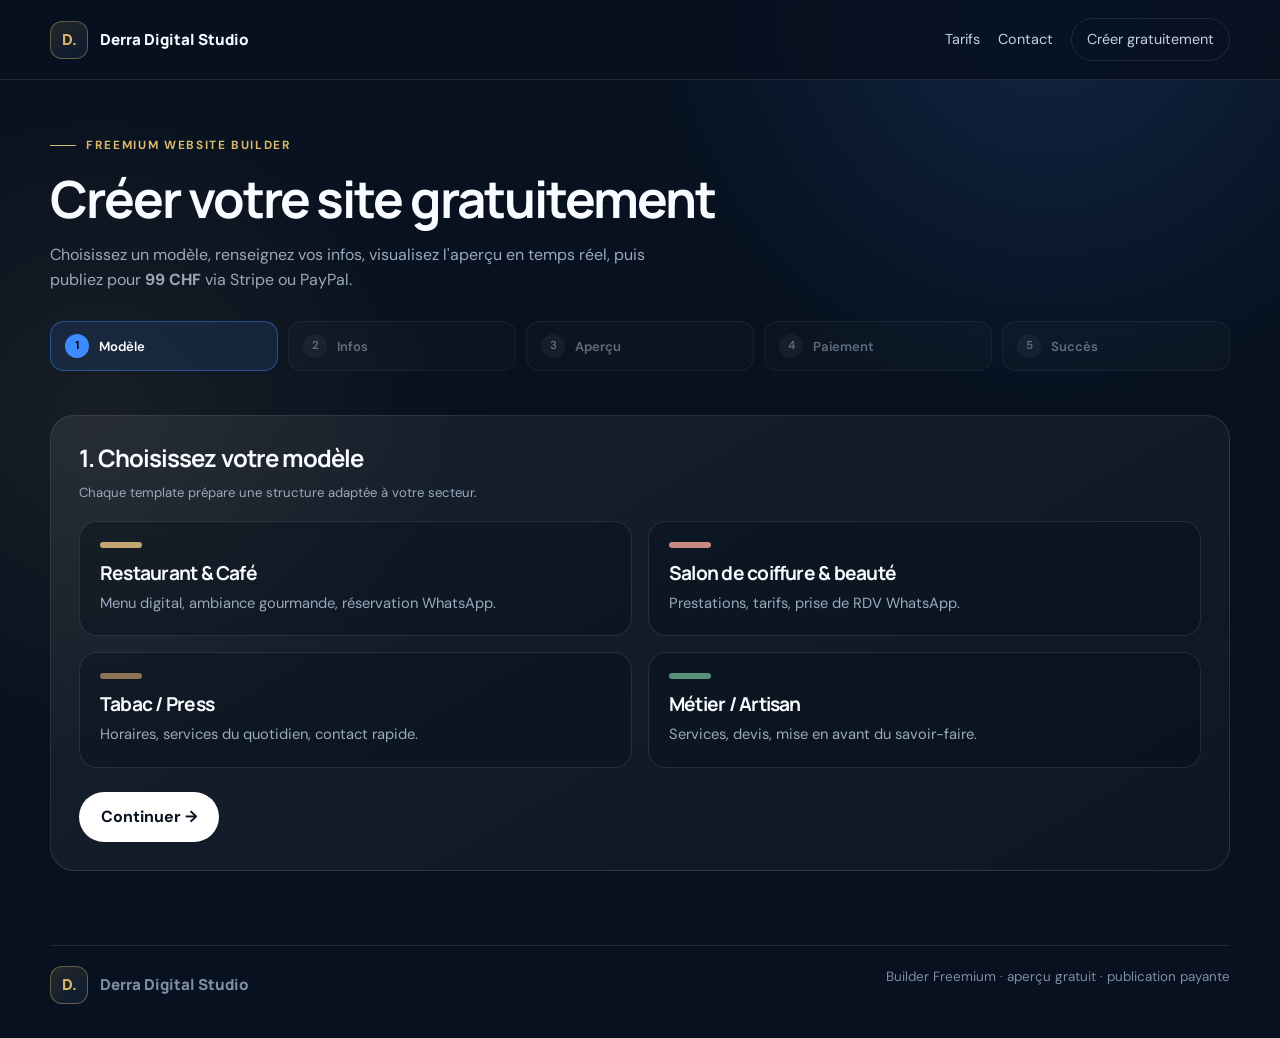
<file: builder.html>
<!DOCTYPE html>
<html lang="fr">
<head>
  <meta charset="UTF-8">
  <meta name="viewport" content="width=device-width, initial-scale=1.0">
  <meta name="description" content="Créez gratuitement l'aperçu de votre site avec Derra Digital Studio, puis publiez-le après paiement.">
  <meta name="theme-color" content="#07111f">
  <title>Créer votre site gratuitement — Derra Digital Studio</title>
  <link rel="preconnect" href="https://fonts.googleapis.com">
  <link rel="preconnect" href="https://fonts.gstatic.com" crossorigin>
  <link href="https://fonts.googleapis.com/css2?family=DM+Sans:wght@400;500;600;700&family=Manrope:wght@600;700;800&display=swap" rel="stylesheet">
  <link rel="stylesheet" href="css/builder.css">
</head>
<body>
  <header class="site-header">
    <nav class="container nav" aria-label="Navigation builder">
      <a class="brand" href="index.html">
        <span class="brand-mark">D.</span>
        <span>Derra Digital Studio</span>
      </a>
      <div class="nav-links">
        <a href="index.html#tarifs">Tarifs</a>
        <a href="index.html#contact">Contact</a>
        <a class="nav-cta" href="#/template">Créer gratuitement</a>
      </div>
    </nav>
  </header>

  <main class="container">
    <section class="builder-hero">
      <span class="eyebrow">Freemium Website Builder</span>
      <h1>Créer votre site gratuitement</h1>
      <p>Choisissez un modèle, renseignez vos infos, visualisez l'aperçu en temps réel, puis publiez pour <strong>99 CHF</strong> via Stripe ou PayPal.</p>
      <div class="steps" id="builder-steps" aria-label="Étapes du parcours"></div>
    </section>

    <!-- STEP 1: Template -->
    <section class="view panel" data-view="template">
      <h2>1. Choisissez votre modèle</h2>
      <p class="hint" style="margin:10px 0 18px">Chaque template prépare une structure adaptée à votre secteur.</p>
      <div class="template-grid" id="template-grid"></div>
      <div class="btn-row">
        <button class="btn btn-primary" type="button" data-action="goto-details">Continuer →</button>
      </div>
    </section>

    <!-- STEP 2: Details -->
    <section class="view" data-view="details">
      <div class="workspace">
        <div class="panel">
          <h2>2. Informations de votre commerce</h2>
          <p class="hint" style="margin:10px 0 18px">Les champs alimentent l'aperçu en direct à droite.</p>

          <form id="details-form" class="form-grid">
            <div class="field">
              <label for="businessName">Nom du commerce</label>
              <input id="businessName" name="businessName" type="text" placeholder="Ex. : Café du Quai" required>
            </div>
            <div class="field">
              <label for="tagline">Accroche / tagline</label>
              <input id="tagline" name="tagline" type="text" placeholder="Ex. : Cuisine maison & terrasse">
            </div>

            <div class="field">
              <label for="logo-input">Logo</label>
              <input id="logo-input" type="file" accept="image/*">
            </div>
            <div class="field">
              <label for="banner-input">Bannière</label>
              <input id="banner-input" type="file" accept="image/*">
            </div>

            <div class="field">
              <label for="phone">Téléphone</label>
              <input id="phone" name="phone" type="tel" placeholder="+41 …">
            </div>
            <div class="field">
              <label for="whatsapp">WhatsApp</label>
              <input id="whatsapp" name="whatsapp" type="tel" placeholder="+41 76 …">
            </div>
            <div class="field full">
              <label for="address">Adresse</label>
              <input id="address" name="address" type="text" placeholder="Rue, NPA, ville">
            </div>
            <div class="field full">
              <label for="hours">Horaires d'ouverture</label>
              <textarea id="hours" name="hours" placeholder="Lun–Sam 9h–18h30"></textarea>
            </div>

            <div class="field full">
              <label>Thème de couleurs</label>
              <div class="theme-grid" id="theme-grid"></div>
            </div>

            <div class="field full">
              <label>Services / produits (prix + images)</label>
              <div class="services-list" id="services-list"></div>
              <div class="btn-row" style="margin-top:12px">
                <button class="btn btn-secondary" type="button" data-action="add-service">+ Ajouter un service</button>
              </div>
            </div>
          </form>

          <p class="error" id="form-error" role="alert"></p>
          <div class="btn-row">
            <button class="btn btn-secondary" type="button" data-action="goto-template">← Retour</button>
            <button class="btn btn-primary" type="button" data-action="goto-preview">Voir l'aperçu →</button>
          </div>
        </div>

        <aside class="preview-shell compact" data-preview-mount data-preview-mode="compact" aria-label="Aperçu en direct"></aside>
      </div>
    </section>

    <!-- STEP 3: Preview -->
    <section class="view" data-view="preview">
      <div class="panel" style="margin-bottom:16px">
        <h2>3. Aperçu gratuit en temps réel</h2>
        <p class="hint" style="margin:10px 0 0">Voici exactement à quoi ressemblera votre site publié. Naviguez dans l'aperçu, puis publiez quand vous êtes prêt.</p>
      </div>

      <div class="preview-shell full-page" data-preview-mount data-preview-mode="full" aria-label="Aperçu complet du site"></div>

      <div class="preview-cta-bar" id="preview-cta-bar">
        <strong>Votre site vous plaît ?</strong>
        <div class="preview-cta-actions">
          <button class="btn btn-secondary" type="button" data-action="back-details">Retour pour modifier</button>
          <button class="btn btn-gold" type="button" data-action="goto-checkout">Publier mon site maintenant — 99 CHF</button>
        </div>
      </div>

      <div class="btn-row" style="margin-top:18px">
        <button class="btn btn-secondary" type="button" data-action="back-details">← Retour</button>
        <button class="btn btn-primary" type="button" data-action="goto-checkout">Continuer vers le paiement →</button>
      </div>
    </section>

    <!-- STEP 4: Checkout -->
    <section class="view" data-view="checkout">
      <div class="checkout-grid">
        <div class="panel">
          <h2>4. Publier mon site web maintenant — 99 CHF</h2>
          <p class="hint" style="margin:10px 0 18px">Vos informations et l'aperçu sont sauvegardés localement. Le paiement s'effectue de façon sécurisée via Stripe.</p>

          <div class="pay-options" id="pay-options">
            <div class="pay-card" style="flex-direction:column;align-items:stretch;gap:14px">
              <div>
                <strong>Stripe</strong>
                <p>Carte bancaire sécurisée · publication Freemium</p>
              </div>
              <button class="btn btn-gold" type="button" data-pay="stripe" id="stripe-checkout-btn">Publier mon site maintenant — 99 CHF</button>
              <p class="checkout-reassure" role="note">Paiement 100% sécurisé via Stripe. Total : 99 CHF (site uniquement). Inclus : hébergement &amp; nom de domaine pour 12 mois.</p>
            </div>
          </div>

          <div class="btn-row">
            <button class="btn btn-secondary" type="button" data-action="back-preview">← Retour</button>
            <button class="btn btn-secondary" type="button" data-action="confirm-paid">J'ai déjà payé →</button>
          </div>
        </div>

        <div>
          <div class="summary-box" id="checkout-summary"></div>
          <div class="preview-shell compact" data-preview-mount data-preview-mode="compact" style="margin-top:16px;position:relative;top:0"></div>
        </div>
      </div>
    </section>

    <!-- STEP 5: Success -->
    <section class="view" data-view="success">
      <div class="success-card">
        <div class="badge-ok">Commande confirmée</div>
        <h2>Merci ! Votre publication est en cours</h2>
        <div id="success-meta"></div>
        <ol>
          <li>Votre brouillon et votre aperçu sont sauvegardés et verrouillés.</li>
          <li>Nous préparons la mise en ligne de votre site.</li>
          <li>Connexion de votre nom de domaine sous <strong>24 à 48 h</strong> après réception de vos accès / préférences DNS.</li>
          <li>Hébergement &amp; nom de domaine inclus pendant 12 mois (renouvellement 99 CHF / an).</li>
        </ol>
        <div class="btn-row" style="justify-content:center">
          <a class="btn btn-primary" href="https://wa.me/41765761672?text=Bonjour%20Derra%20Digital%20Studio%2C%20j%27ai%20pay%C3%A9%20la%20publication%20Freemium%20et%20je%20souhaite%20connecter%20mon%20domaine%20sous%2024-48h." target="_blank" rel="noopener noreferrer">Parler du domaine sur WhatsApp</a>
          <button class="btn btn-secondary" type="button" data-action="reset-builder">Créer un nouveau brouillon</button>
        </div>
      </div>
    </section>
  </main>

  <div class="overlay" id="payment-overlay" aria-live="polite" aria-busy="true">
    <div class="modal">
      <div class="spinner" aria-hidden="true"></div>
      <h3>Traitement du paiement</h3>
      <p id="payment-overlay-text" style="color:#9aa9bc;margin:10px 0 0">Veuillez patienter…</p>
    </div>
  </div>

  <footer>
    <div class="container footer-inner">
      <a class="brand" href="index.html"><span class="brand-mark">D.</span><span>Derra Digital Studio</span></a>
      <span>Builder Freemium · aperçu gratuit · publication payante</span>
    </div>
  </footer>

  <script src="js/builder-state.js"></script>
  <script src="js/builder-app.js"></script>
</body>
</html>
</file>
<file: css/builder.css>
:root {
  --ink: #07111f;
  --ink-soft: #0d1b2d;
  --blue: #3d8bfd;
  --blue-light: #78b4ff;
  --gold: #d9b86c;
  --white: #f8fbff;
  --muted: #9aa9bc;
  --line: rgba(255, 255, 255, .1);
  --card: rgba(255, 255, 255, .055);
  --radius: 24px;
  --shadow: 0 24px 80px rgba(0, 0, 0, .3);
}

* { box-sizing: border-box; }
html { scroll-behavior: smooth; }
body {
  margin: 0;
  min-height: 100vh;
  color: var(--white);
  background:
    radial-gradient(circle at 82% 0%, rgba(61, 139, 253, .16), transparent 26rem),
    radial-gradient(circle at 8% 40%, rgba(217, 184, 108, .08), transparent 22rem),
    var(--ink);
  font-family: "DM Sans", sans-serif;
  line-height: 1.6;
}

a { color: inherit; text-decoration: none; }
button, input, textarea, select { font: inherit; }
img { max-width: 100%; display: block; }
.container { width: min(1180px, calc(100% - 36px)); margin-inline: auto; }

.site-header {
  position: sticky;
  top: 0;
  z-index: 20;
  padding: 18px 0;
  border-bottom: 1px solid var(--line);
  background: rgba(7, 17, 31, .88);
  backdrop-filter: blur(14px);
}
.nav { display: flex; align-items: center; justify-content: space-between; gap: 20px; }
.brand { display: flex; align-items: center; gap: 12px; font: 800 .95rem "Manrope", sans-serif; }
.brand-mark {
  display: grid;
  width: 38px;
  height: 38px;
  place-items: center;
  border: 1px solid rgba(217, 184, 108, .4);
  border-radius: 12px;
  color: var(--gold);
  background: linear-gradient(145deg, rgba(217, 184, 108, .15), rgba(61, 139, 253, .08));
  font: 800 .95rem "Manrope", sans-serif;
}
.nav-links { display: flex; align-items: center; gap: 18px; color: #c7d1de; font-size: .9rem; }
.nav-cta {
  padding: 9px 15px;
  border: 1px solid var(--line);
  border-radius: 999px;
}

.builder-hero { padding: 48px 0 20px; }
.eyebrow {
  display: inline-flex;
  align-items: center;
  gap: 10px;
  margin-bottom: 14px;
  color: var(--gold);
  font-size: .74rem;
  font-weight: 700;
  letter-spacing: .14em;
  text-transform: uppercase;
}
.eyebrow::before { width: 26px; height: 1px; background: currentColor; content: ""; }
h1, h2, h3 { margin: 0; font-family: "Manrope", sans-serif; letter-spacing: -.04em; line-height: 1.15; }
h1 { font-size: clamp(2rem, 4vw, 3.2rem); max-width: 760px; }
.builder-hero p { max-width: 640px; margin: 14px 0 0; color: var(--muted); }

.steps {
  display: grid;
  grid-template-columns: repeat(5, 1fr);
  gap: 10px;
  margin: 28px 0 24px;
}
.step-pill {
  display: flex;
  align-items: center;
  gap: 10px;
  width: 100%;
  padding: 12px 14px;
  border: 1px solid var(--line);
  border-radius: 14px;
  color: #aab7c8;
  background: rgba(255, 255, 255, .03);
  font: inherit;
  font-size: .82rem;
  font-weight: 600;
  text-align: left;
  cursor: default;
}
.step-pill.clickable {
  cursor: pointer;
  transition: border-color .2s ease, transform .2s ease, background .2s ease;
}
.step-pill.clickable:hover {
  border-color: rgba(120, 180, 255, .4);
  transform: translateY(-1px);
  color: #fff;
}
.step-pill span {
  display: grid;
  width: 24px;
  height: 24px;
  place-items: center;
  border-radius: 50%;
  background: rgba(255, 255, 255, .08);
  font-size: .72rem;
}
.step-pill.active {
  border-color: rgba(61, 139, 253, .45);
  color: #fff;
  background: rgba(61, 139, 253, .12);
}
.step-pill.active span { background: var(--blue); color: #06101d; font-weight: 800; }
.step-pill.done { border-color: rgba(217, 184, 108, .35); color: #e8eef6; }
.step-pill:disabled,
.step-pill.locked {
  opacity: .55;
  cursor: not-allowed;
  pointer-events: none;
}

.panel {
  padding: 28px;
  border: 1px solid var(--line);
  border-radius: var(--radius);
  background: linear-gradient(150deg, rgba(255, 255, 255, .07), rgba(255, 255, 255, .025));
}

.btn {
  display: inline-flex;
  min-height: 50px;
  align-items: center;
  justify-content: center;
  gap: 10px;
  padding: 0 22px;
  border: 0;
  border-radius: 999px;
  cursor: pointer;
  font-weight: 700;
  transition: transform .2s ease, border-color .2s ease;
}
.btn:hover { transform: translateY(-2px); }
.btn:disabled { opacity: .55; cursor: not-allowed; transform: none; }
.btn-primary { color: #07111f; background: #fff; }
.btn-secondary { border: 1px solid var(--line); color: #d7e0eb; background: rgba(255, 255, 255, .03); }
.btn-gold { color: #1a1408; background: linear-gradient(120deg, #e5c882, #d9b86c); }
.btn-row { display: flex; flex-wrap: wrap; gap: 12px; margin-top: 24px; }

.template-grid {
  display: grid;
  grid-template-columns: repeat(2, 1fr);
  gap: 16px;
}
.template-card {
  text-align: left;
  padding: 20px;
  border: 1px solid var(--line);
  border-radius: 18px;
  color: inherit;
  background: rgba(5, 15, 27, .4);
  cursor: pointer;
  transition: border-color .2s ease, transform .2s ease;
}
.template-card:hover { border-color: rgba(120, 180, 255, .35); transform: translateY(-3px); }
.template-card.selected {
  border-color: rgba(61, 139, 253, .55);
  box-shadow: 0 0 0 1px rgba(61, 139, 253, .25);
}
.template-card h3 { font-size: 1.2rem; margin-bottom: 8px; }
.template-card p { margin: 0; color: var(--muted); font-size: .92rem; }
.template-accent {
  width: 42px;
  height: 6px;
  margin-bottom: 14px;
  border-radius: 999px;
}

.form-grid { display: grid; grid-template-columns: repeat(2, 1fr); gap: 16px; }
.field { display: grid; gap: 8px; }
.field.full { grid-column: 1 / -1; }
.field label { color: #d7e0eb; font-size: .84rem; font-weight: 700; }
.field input,
.field select,
.field textarea {
  width: 100%;
  padding: 13px 15px;
  border: 1px solid rgba(255, 255, 255, .14);
  border-radius: 14px;
  color: #f4f8fc;
  background: rgba(5, 15, 27, .55);
  outline: none;
}
.field textarea { min-height: 96px; resize: vertical; }
.field input:focus,
.field select:focus,
.field textarea:focus {
  border-color: rgba(120, 180, 255, .55);
  box-shadow: 0 0 0 3px rgba(61, 139, 253, .18);
}
.field select option { color: #07111f; }
.hint { margin: 0; color: var(--muted); font-size: .82rem; }
.error { color: #ff9b9b; font-size: .84rem; margin: 8px 0 0; }

.upsell-option {
  display: flex;
  align-items: flex-start;
  gap: 14px;
  padding: 16px 18px;
  border: 1px solid rgba(217, 184, 108, .35);
  border-radius: 16px;
  background: linear-gradient(120deg, rgba(217, 184, 108, .12), rgba(61, 139, 253, .08));
  cursor: pointer;
  text-align: left;
}
.upsell-option input {
  width: 18px;
  height: 18px;
  margin-top: 3px;
  accent-color: var(--gold);
  flex: 0 0 auto;
}
.upsell-option strong { display: block; color: #fff; font-size: .95rem; }
.upsell-option span { display: block; margin-top: 4px; color: var(--muted); font-size: .84rem; }
.upsell-option em {
  display: inline-block;
  margin-top: 8px;
  color: var(--gold);
  font-style: normal;
  font-weight: 800;
  font-size: .9rem;
}

.logo-generator[hidden] { display: none !important; }
.logo-picker {
  display: grid;
  grid-template-columns: 1fr;
  gap: 12px;
}
.logo-option {
  display: grid;
  gap: 8px;
  padding: 12px;
  border: 1px solid var(--line);
  border-radius: 14px;
  color: inherit;
  background: rgba(5, 15, 27, .45);
  cursor: pointer;
  text-align: left;
  transition: border-color .2s ease, transform .2s ease;
}
.logo-option:hover { border-color: rgba(120, 180, 255, .4); transform: translateY(-2px); }
.logo-option.selected {
  border-color: rgba(217, 184, 108, .55);
  box-shadow: 0 0 0 1px rgba(217, 184, 108, .25);
}
.logo-option img {
  width: 100%;
  height: auto;
  border-radius: 12px;
  background: #07111f;
  border: 1px solid rgba(255,255,255,.06);
}
.logo-option span {
  color: #d7e0eb;
  font-size: .8rem;
  font-weight: 700;
}

.theme-grid { display: grid; grid-template-columns: repeat(4, 1fr); gap: 10px; }
.theme-swatch {
  display: grid;
  gap: 8px;
  padding: 12px;
  border: 1px solid var(--line);
  border-radius: 14px;
  color: inherit;
  background: rgba(255, 255, 255, .03);
  cursor: pointer;
  text-align: left;
}
.theme-swatch.selected { border-color: rgba(217, 184, 108, .5); }
.theme-swatch i {
  display: block;
  height: 28px;
  border-radius: 8px;
}
.theme-swatch span { font-size: .78rem; font-weight: 700; }

.services-list { display: grid; gap: 12px; }
.service-row {
  display: grid;
  grid-template-columns: 1.3fr .7fr 1fr auto;
  gap: 10px;
  align-items: end;
  padding: 14px;
  border: 1px solid var(--line);
  border-radius: 16px;
  background: rgba(5, 15, 27, .35);
}
.service-row .remove {
  min-height: 46px;
  padding: 0 14px;
  border: 1px solid rgba(255, 120, 120, .25);
  border-radius: 12px;
  color: #ffb4b4;
  background: rgba(255, 80, 80, .08);
  cursor: pointer;
}

.workspace {
  display: grid;
  grid-template-columns: minmax(0, .95fr) minmax(0, 1.05fr);
  gap: 20px;
  align-items: start;
}

.preview-shell {
  position: sticky;
  top: 96px;
  overflow: hidden;
  border: 1px solid var(--line);
  border-radius: 20px;
  background: #0a1524;
  box-shadow: var(--shadow);
}
.preview-banner {
  display: flex;
  align-items: center;
  justify-content: center;
  gap: 8px;
  padding: 11px 14px;
  color: #1a1408;
  background: linear-gradient(120deg, #e5c882, #d9b86c);
  font-size: .8rem;
  font-weight: 800;
  letter-spacing: .04em;
  text-transform: uppercase;
}
.preview-frame {
  min-height: 420px;
  max-height: 640px;
  padding: 0;
  overflow: auto;
  background: #050b14;
}
.preview-shell.full-page {
  position: relative;
  top: 0;
  margin-bottom: 88px;
}
.preview-shell.full-page .preview-frame {
  min-height: 720px;
  max-height: none;
  overflow: visible;
}
.preview-shell.compact .preview-frame {
  max-height: 560px;
}

.preview-site {
  min-height: 100%;
  color: var(--preview-text, #fff);
  background: var(--preview-bg, #07111f);
  font-family: "DM Sans", sans-serif;
}
.preview-site * { box-sizing: border-box; }
.ps-header {
  display: flex;
  align-items: center;
  justify-content: space-between;
  gap: 16px;
  padding: 16px 22px;
  border-bottom: 1px solid rgba(255, 255, 255, .1);
  background: rgba(0, 0, 0, .22);
}
.ps-brand { display: flex; align-items: center; gap: 12px; font-weight: 800; }
.ps-brand img {
  width: 42px;
  height: 42px;
  object-fit: cover;
  border-radius: 10px;
  border: 1px solid rgba(255, 255, 255, .2);
}
.ps-brand-mark {
  display: grid;
  width: 42px;
  height: 42px;
  place-items: center;
  border-radius: 10px;
  background: rgba(255, 255, 255, .08);
  color: var(--preview-primary, #78b4ff);
  font-weight: 800;
}
.ps-nav { display: flex; gap: 14px; color: rgba(255, 255, 255, .72); font-size: .82rem; font-weight: 600; }
.ps-nav a:hover { color: #fff; }

.ps-hero {
  position: relative;
  min-height: 320px;
  display: grid;
  align-items: end;
  padding: 36px 28px;
  background-size: cover;
  background-position: center;
}
.ps-hero-copy { max-width: 640px; }
.ps-kicker {
  margin-bottom: 10px;
  color: var(--preview-primary, #78b4ff);
  font-size: .74rem;
  font-weight: 800;
  letter-spacing: .14em;
  text-transform: uppercase;
}
.ps-hero h1 { margin: 0; font-family: "Manrope", sans-serif; font-size: clamp(1.8rem, 4vw, 2.8rem); letter-spacing: -.04em; line-height: 1.1; }
.ps-hero p { margin: 12px 0 0; max-width: 520px; opacity: .9; font-size: 1.02rem; }
.ps-hero-actions { display: flex; flex-wrap: wrap; gap: 10px; margin-top: 22px; }
.ps-btn {
  display: inline-flex;
  min-height: 46px;
  align-items: center;
  justify-content: center;
  gap: 8px;
  padding: 0 18px;
  border-radius: 999px;
  font-weight: 700;
  font-size: .9rem;
  text-decoration: none;
  color: inherit;
}
.ps-btn-primary { color: #07111f; background: #fff; }
.ps-btn-whatsapp { color: #062816; background: #25d366; }
.ps-btn-ghost { border: 1px solid rgba(255, 255, 255, .28); color: #fff; background: rgba(255, 255, 255, .06); }

.ps-section { padding: 36px 28px; }
.ps-section.alt { background: var(--preview-soft, #0d1b2d); }
.ps-section h2 {
  margin: 0 0 8px;
  font-family: "Manrope", sans-serif;
  font-size: clamp(1.35rem, 3vw, 1.9rem);
  letter-spacing: -.03em;
}
.ps-section .lead { margin: 0 0 22px; opacity: .72; }

.ps-gallery {
  display: grid;
  grid-template-columns: repeat(3, 1fr);
  gap: 12px;
}
.ps-gallery figure {
  margin: 0;
  overflow: hidden;
  aspect-ratio: 4 / 3;
  border-radius: 14px;
  background: rgba(255, 255, 255, .06);
}
.ps-gallery img { width: 100%; height: 100%; object-fit: cover; }

.ps-cards {
  display: grid;
  grid-template-columns: repeat(auto-fit, minmax(180px, 1fr));
  gap: 14px;
}
.ps-card {
  overflow: hidden;
  border: 1px solid rgba(255, 255, 255, .1);
  border-radius: 16px;
  background: rgba(255, 255, 255, .04);
}
.ps-card-media {
  height: 140px;
  background:
    linear-gradient(145deg, rgba(255, 255, 255, .08), rgba(255, 255, 255, .02));
  background-size: cover;
  background-position: center;
}
.ps-card-body { padding: 14px; }
.ps-card-body strong { display: block; margin-bottom: 6px; }
.ps-price { color: var(--preview-primary, #78b4ff); font-weight: 800; }

.ps-contact-grid {
  display: grid;
  grid-template-columns: 1.1fr .9fr;
  gap: 18px;
  align-items: start;
}
.ps-info-list { display: grid; gap: 12px; }
.ps-info-item {
  padding: 14px 16px;
  border: 1px solid rgba(255, 255, 255, .1);
  border-radius: 14px;
  background: rgba(0, 0, 0, .18);
}
.ps-info-item span {
  display: block;
  margin-bottom: 4px;
  opacity: .55;
  font-size: .72rem;
  font-weight: 700;
  letter-spacing: .1em;
  text-transform: uppercase;
}
.ps-cta-box {
  padding: 20px;
  border-radius: 18px;
  background: linear-gradient(145deg, rgba(255, 255, 255, .08), rgba(255, 255, 255, .02));
  border: 1px solid rgba(255, 255, 255, .12);
}
.ps-cta-box p { margin: 0 0 16px; opacity: .8; }
.ps-cta-box .ps-hero-actions { margin-top: 0; }
.ps-footer {
  padding: 18px 28px;
  border-top: 1px solid rgba(255, 255, 255, .08);
  opacity: .55;
  font-size: .8rem;
  text-align: center;
}
.preview-empty { color: rgba(255, 255, 255, .55); font-size: .9rem; }

.preview-cta-bar {
  position: fixed;
  left: 0;
  right: 0;
  bottom: 0;
  z-index: 25;
  display: none;
  align-items: center;
  justify-content: space-between;
  gap: 16px;
  margin: 0;
  padding: 14px max(18px, calc((100% - 1180px) / 2 + 18px));
  border-top: 1px solid rgba(217, 184, 108, .35);
  background: rgba(10, 18, 30, .96);
  backdrop-filter: blur(14px);
  box-shadow: 0 -12px 40px rgba(0, 0, 0, .4);
}
.preview-cta-bar.visible { display: flex; }
.preview-cta-bar strong { font-size: 1.05rem; }
.preview-cta-actions { display: flex; flex-wrap: wrap; gap: 10px; justify-content: flex-end; }
body.preview-step-active { padding-bottom: 92px; }

.checkout-reassure {
  margin: 0;
  padding: 12px 14px;
  border: 1px solid rgba(61, 139, 253, .28);
  border-radius: 12px;
  color: #d5deed;
  background: rgba(61, 139, 253, .1);
  font-size: .88rem;
  line-height: 1.5;
}
.pay-options { display: grid; gap: 12px; }
.pay-card {
  display: flex;
  align-items: center;
  justify-content: space-between;
  gap: 14px;
  padding: 18px;
  border: 1px solid var(--line);
  border-radius: 16px;
  background: rgba(5, 15, 27, .45);
}
.pay-card strong { display: block; font-size: 1.05rem; }
.pay-card p { margin: 4px 0 0; color: var(--muted); font-size: .86rem; }
.summary-box {
  padding: 20px;
  border: 1px solid rgba(61, 139, 253, .28);
  border-radius: 18px;
  background: rgba(61, 139, 253, .1);
}
.summary-box ul { margin: 12px 0 0; padding-left: 18px; color: #d5deed; }
.summary-price {
  margin-top: 18px;
  font: 800 2rem/1 "Manrope", sans-serif;
  letter-spacing: -.04em;
}

.overlay {
  position: fixed;
  inset: 0;
  z-index: 40;
  display: none;
  place-items: center;
  padding: 20px;
  background: rgba(3, 8, 16, .72);
}
.overlay.open { display: grid; }
.modal {
  width: min(420px, 100%);
  padding: 28px;
  border: 1px solid var(--line);
  border-radius: 20px;
  background: #0d1b2d;
  text-align: center;
}
.spinner {
  width: 42px;
  height: 42px;
  margin: 0 auto 16px;
  border: 3px solid rgba(255, 255, 255, .15);
  border-top-color: var(--blue-light);
  border-radius: 50%;
  animation: spin .8s linear infinite;
}
@keyframes spin { to { transform: rotate(360deg); } }

.success-card {
  max-width: 720px;
  margin: 0 auto;
  padding: 36px;
  border: 1px solid rgba(120, 180, 255, .25);
  border-radius: 28px;
  background: linear-gradient(130deg, rgba(61, 139, 253, .14), rgba(217, 184, 108, .07));
  text-align: center;
}
.success-card ol {
  text-align: left;
  margin: 24px auto 0;
  max-width: 520px;
  color: #d5deed;
}
.badge-ok {
  display: inline-flex;
  margin-bottom: 14px;
  padding: 7px 12px;
  border-radius: 999px;
  color: #0b1a12;
  background: #8de0b5;
  font-size: .75rem;
  font-weight: 800;
  letter-spacing: .06em;
  text-transform: uppercase;
}

.view { display: none; }
.view.active { display: block; }

footer {
  margin-top: 50px;
  padding: 24px 0 34px;
  color: #7f8da0;
  font-size: .84rem;
}
.footer-inner {
  display: flex;
  justify-content: space-between;
  gap: 16px;
  padding-top: 20px;
  border-top: 1px solid var(--line);
}

@media (max-width: 940px) {
  .steps { grid-template-columns: 1fr 1fr; }
  .template-grid,
  .workspace,
  .checkout-grid,
  .form-grid,
  .ps-contact-grid { grid-template-columns: 1fr; }
  .theme-grid { grid-template-columns: 1fr 1fr; }
  .preview-shell { position: static; }
  .service-row { grid-template-columns: 1fr; }
  .nav-links a:not(.nav-cta) { display: none; }
  .ps-gallery { grid-template-columns: 1fr 1fr; }
  .preview-cta-bar {
    flex-direction: column;
    align-items: stretch;
    text-align: center;
  }
  .preview-cta-actions { justify-content: stretch; }
  .preview-cta-actions .btn { width: 100%; }
}

@media (max-width: 560px) {
  .steps { grid-template-columns: 1fr; }
  .panel { padding: 20px; }
  .btn-row { flex-direction: column; }
  .btn-row .btn { width: 100%; }
  .footer-inner { flex-direction: column; }
  .ps-gallery { grid-template-columns: 1fr; }
  .ps-nav { display: none; }
  .ps-hero { min-height: 280px; padding: 28px 18px; }
  .ps-section { padding: 28px 18px; }
  .logo-picker { grid-template-columns: 1fr; }
}
</file>
